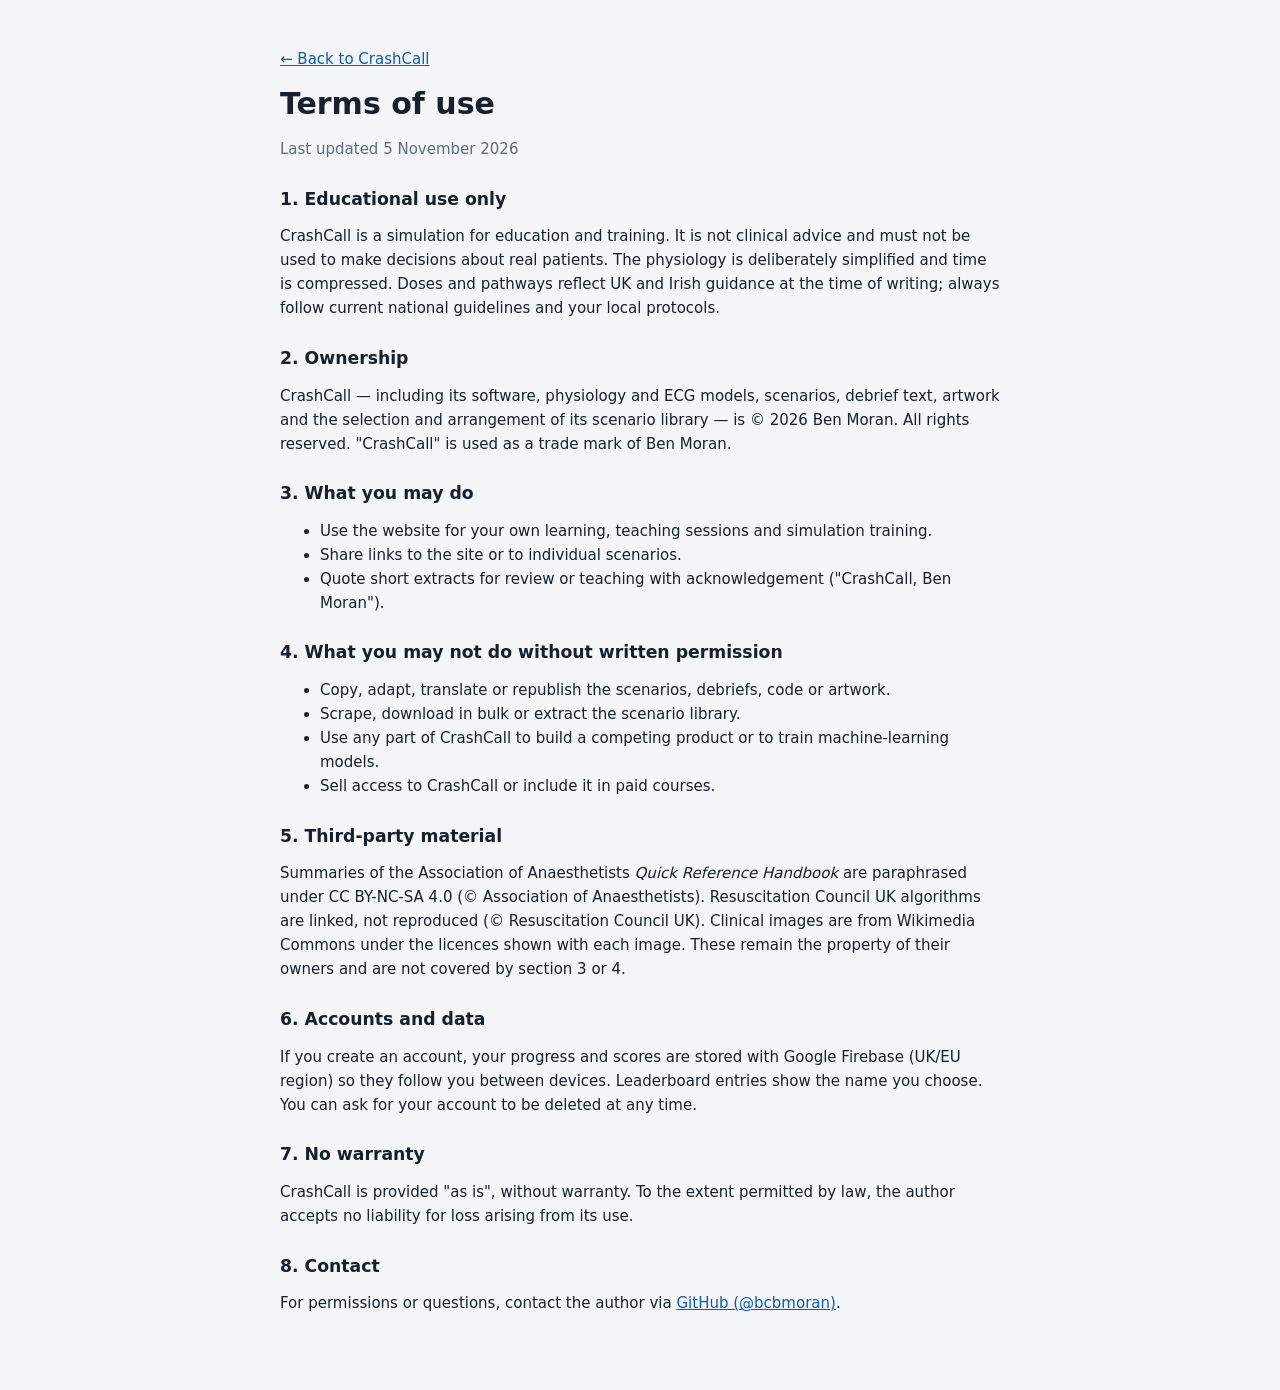
<file: terms.html>
<!doctype html>
<html lang="en-GB">
<head>
<meta charset="utf-8">
<meta name="viewport" content="width=device-width, initial-scale=1">
<title>Terms of use · CrashCall</title>
<link rel="stylesheet" href="style.css?v=20261105a">
<style>.terms{max-width:760px;margin:0 auto;padding:32px 20px 60px;line-height:1.6}.terms h1{margin-top:0}.terms h2{margin-top:1.6em;font-size:1.15rem}</style>
</head>
<body>
<main class="terms">
<p><a href="./">← Back to CrashCall</a></p>
<h1>Terms of use</h1>
<p class="muted">Last updated 5 November 2026</p>

<h2>1. Educational use only</h2>
<p>CrashCall is a simulation for education and training. It is not clinical advice and must not be used to make decisions about real patients. The physiology is deliberately simplified and time is compressed. Doses and pathways reflect UK and Irish guidance at the time of writing; always follow current national guidelines and your local protocols.</p>

<h2>2. Ownership</h2>
<p>CrashCall — including its software, physiology and ECG models, scenarios, debrief text, artwork and the selection and arrangement of its scenario library — is © 2026 Ben Moran. All rights reserved. "CrashCall" is used as a trade mark of Ben Moran.</p>

<h2>3. What you may do</h2>
<ul>
<li>Use the website for your own learning, teaching sessions and simulation training.</li>
<li>Share links to the site or to individual scenarios.</li>
<li>Quote short extracts for review or teaching with acknowledgement ("CrashCall, Ben Moran").</li>
</ul>

<h2>4. What you may not do without written permission</h2>
<ul>
<li>Copy, adapt, translate or republish the scenarios, debriefs, code or artwork.</li>
<li>Scrape, download in bulk or extract the scenario library.</li>
<li>Use any part of CrashCall to build a competing product or to train machine-learning models.</li>
<li>Sell access to CrashCall or include it in paid courses.</li>
</ul>

<h2>5. Third-party material</h2>
<p>Summaries of the Association of Anaesthetists <em>Quick Reference Handbook</em> are paraphrased under CC BY-NC-SA 4.0 (© Association of Anaesthetists). Resuscitation Council UK algorithms are linked, not reproduced (© Resuscitation Council UK). Clinical images are from Wikimedia Commons under the licences shown with each image. These remain the property of their owners and are not covered by section 3 or 4.</p>

<h2>6. Accounts and data</h2>
<p>If you create an account, your progress and scores are stored with Google Firebase (UK/EU region) so they follow you between devices. Leaderboard entries show the name you choose. You can ask for your account to be deleted at any time.</p>

<h2>7. No warranty</h2>
<p>CrashCall is provided "as is", without warranty. To the extent permitted by law, the author accepts no liability for loss arising from its use.</p>

<h2>8. Contact</h2>
<p>For permissions or questions, contact the author via <a href="https://github.com/bcbmoran" target="_blank" rel="noopener">GitHub (@bcbmoran)</a>.</p>
</main>
</body>
</html>
</file>
<file: style.css>
/* CrashCall — © 2026 Ben Moran. All rights reserved. No copying, modification or redistribution without written permission. */
:root {
  --bg: #f3f5f8; --surface: #ffffff; --surface2: #eef1f5; --text: #17202b; --muted: #5d6b7a; --border: #d8dee6;
  --accent: #0b5cad; --accent-2: #e8f1fb; --good: #1e8a4c; --bad: #c62828; --warn: #b26a00; --hintc: #7a4cc2;
  --tag-em: #c0392b; --tag-icu: #1f6fb2; --tag-an: #2b8a6e;
  --sch-box: #eef3fa; --sch-stroke: #34495e; --sch-cause: #fde7e3; --sch-end: #f5e1f2; --sch-rx: #1e8a4c; --sch-rx-bg: #e6f5ec;
  --shadow: 0 1px 2px rgba(0,0,0,.05), 0 4px 16px rgba(20,40,70,.06);
  --radius: 12px;
  color-scheme: light;
}
@media (prefers-color-scheme: dark) {
  :root:not([data-theme="light"]) {
    --bg: #0e1319; --surface: #161d26; --surface2: #1d2631; --text: #e6edf3; --muted: #93a1b0; --border: #2a3542;
    --accent: #4d9be6; --accent-2: #17283b; --good: #43c07a; --bad: #ff6b6b; --warn: #f0a63a; --hintc: #b493f0;
    --sch-box: #1d2a39; --sch-stroke: #b9c6d4; --sch-cause: #3a2420; --sch-end: #34223a; --sch-rx: #43c07a; --sch-rx-bg: #173325;
    color-scheme: dark;
  }
}
:root[data-theme="dark"] {
  --bg: #0e1319; --surface: #161d26; --surface2: #1d2631; --text: #e6edf3; --muted: #93a1b0; --border: #2a3542;
  --accent: #4d9be6; --accent-2: #17283b; --good: #43c07a; --bad: #ff6b6b; --warn: #f0a63a; --hintc: #b493f0;
  --sch-box: #1d2a39; --sch-stroke: #b9c6d4; --sch-cause: #3a2420; --sch-end: #34223a; --sch-rx: #43c07a; --sch-rx-bg: #173325;
  color-scheme: dark;
}
* { box-sizing: border-box; }
html, body { margin: 0; background: var(--bg); color: var(--text); font: 15px/1.45 system-ui, -apple-system, "Segoe UI", Roboto, sans-serif; }
h1, h2, h3 { margin: 0 0 .4em; line-height: 1.2; }
h3 { font-size: .95rem; text-transform: uppercase; letter-spacing: .04em; color: var(--muted); }
.muted { color: var(--muted); } .small { font-size: .85rem; }
a { color: var(--accent); }
.screen { display: none; } .screen.active { display: block; }

.btn { appearance: none; border: 1px solid var(--border); background: var(--surface); color: var(--text); padding: .5em .9em; border-radius: 9px; font: inherit; font-weight: 600; cursor: pointer; text-decoration: none; display: inline-flex; align-items: center; gap: .35em; transition: background .15s, border-color .15s, transform .05s; }
.btn:hover { border-color: var(--accent); }
.btn:active { transform: translateY(1px); }
.btn.primary { background: var(--accent); color: #fff; border-color: var(--accent); }
.btn.danger { color: var(--bad); }
.btn.hint { color: var(--hintc); border-color: color-mix(in srgb, var(--hintc) 40%, var(--border)); }
.btn.ghost { background: transparent; }
.btn.big { font-size: 1.05rem; padding: .7em 1.4em; }
.btn.sm { padding: .25em .55em; font-size: .85rem; border-radius: 7px; }
.btn:disabled { opacity: .45; cursor: not-allowed; }
.btn:focus-visible, button:focus-visible { outline: 3px solid color-mix(in srgb, var(--accent) 50%, transparent); outline-offset: 1px; }
.tag { display: inline-block; padding: .12em .55em; border-radius: 999px; font-size: .75rem; font-weight: 700; color: #fff; background: var(--muted); letter-spacing: .02em; }
.tag.Tutorial { background: var(--hintc); }
.tag.Paeds { background: #c2185b; }
.tag.EM { background: var(--tag-em); } .tag.ICU { background: var(--tag-icu); } .tag.Anaes { background: var(--tag-an); }

/* ---------- Home ---------- */
.home-head { display: flex; justify-content: space-between; align-items: center; padding: 16px 24px; max-width: 1200px; margin: 0 auto; }
.brand { display: flex; align-items: center; gap: 10px; font-weight: 800; font-size: 1.3rem; }
.hero { max-width: 1200px; margin: 0 auto; padding: 8px 24px 4px; }
.hero h1 { font-size: clamp(1.6rem, 3.5vw, 2.4rem); }
.hero p { max-width: 760px; color: var(--muted); font-size: 1.05rem; }
.modes { max-width: 1200px; margin: 18px auto; padding: 0 24px; display: grid; grid-template-columns: repeat(auto-fit, minmax(260px, 1fr)); gap: 14px; }
.mode-card { background: var(--surface); border: 1px solid var(--border); border-radius: var(--radius); padding: 18px; box-shadow: var(--shadow); }
.mode-card p { color: var(--muted); margin: 0 0 12px; }
.row-btns { display: flex; flex-wrap: wrap; gap: 8px; }
.library { max-width: 1200px; margin: 0 auto; padding: 12px 24px 24px; }
.lib-head { display: flex; flex-wrap: wrap; gap: 12px; justify-content: space-between; align-items: flex-end; margin-bottom: 12px; }
.filters { display: flex; flex-direction: column; gap: 6px; }
.chips { display: flex; flex-wrap: wrap; gap: 6px; }
.chip { border: 1px solid var(--border); background: var(--surface); color: var(--text); border-radius: 999px; padding: .25em .75em; font: inherit; font-size: .85rem; cursor: pointer; }
.chip.on { background: var(--accent); color: #fff; border-color: var(--accent); }
.grid { display: grid; grid-template-columns: repeat(auto-fill, minmax(270px, 1fr)); gap: 12px; }
.scn { background: var(--surface); border: 1px solid var(--border); border-radius: var(--radius); padding: 14px; cursor: pointer; text-align: left; font: inherit; color: inherit; display: flex; flex-direction: column; gap: 6px; box-shadow: var(--shadow); transition: border-color .15s, transform .1s; }
.scn:hover { border-color: var(--accent); transform: translateY(-1px); }
.scn h3 { color: var(--text); text-transform: none; letter-spacing: 0; font-size: 1.02rem; margin: 0; }
.scn p { margin: 0; color: var(--muted); font-size: .88rem; display: -webkit-box; -webkit-line-clamp: 3; -webkit-box-orient: vertical; overflow: hidden; }
.scn .meta { display: flex; gap: 6px; align-items: center; flex-wrap: wrap; font-size: .8rem; color: var(--muted); }
.diff { letter-spacing: 2px; color: var(--warn); }
.foot { max-width: 1200px; margin: 0 auto; padding: 8px 24px 40px; color: var(--muted); font-size: .85rem; }

/* ---------- Sim ---------- */
.topbar { position: sticky; top: 0; z-index: 20; display: flex; gap: 10px; align-items: center; justify-content: space-between; padding: 8px 14px; background: var(--surface); border-bottom: 1px solid var(--border); flex-wrap: wrap; }
.tb-title { display: flex; gap: 8px; align-items: center; font-weight: 700; min-width: 0; flex: 1; }
.tb-title #scnTitle { white-space: nowrap; overflow: hidden; text-overflow: ellipsis; }
.tb-right { display: flex; gap: 6px; align-items: center; flex-wrap: wrap; }
.stopwatch { font: 700 1.25rem/1 "SF Mono", ui-monospace, Menlo, Consolas, monospace; background: #0b0f14; color: #7dff9a; padding: .35em .6em; border-radius: 8px; min-width: 6.2em; text-align: center; }
.stopwatch.paused { color: #ffd166; }
.sim-grid { display: grid; grid-template-columns: minmax(0, 1fr) minmax(0, 1.05fr); gap: 12px; padding: 12px; max-width: 1500px; margin: 0 auto; }
.col-left, .col-right { display: flex; flex-direction: column; gap: 12px; min-width: 0; }
.card { background: var(--surface); border: 1px solid var(--border); border-radius: var(--radius); padding: 12px 14px; box-shadow: var(--shadow); }
.patient-card { padding: 0; overflow: hidden; }
.patient-view svg { width: 100%; height: auto; display: block; }
.pt-meta { padding: 8px 14px; font-size: .88rem; color: var(--muted); border-top: 1px solid var(--border); }
.stem-card p { margin: 0; }
.status-row { display: flex; justify-content: space-between; align-items: baseline; }
.bar { height: 10px; background: var(--surface2); border-radius: 99px; overflow: hidden; margin: 4px 0 8px; }
.bar > div { height: 100%; width: 0; background: linear-gradient(90deg, var(--warn), var(--good)); transition: width .25s; }
.targets { display: flex; gap: 6px; flex-wrap: wrap; }
.tgt { font-size: .8rem; padding: .15em .55em; border-radius: 99px; border: 1px solid var(--border); }
.tgt.ok { color: var(--good); border-color: color-mix(in srgb, var(--good) 45%, var(--border)); }
.tgt.no { color: var(--bad); border-color: color-mix(in srgb, var(--bad) 45%, var(--border)); }
.crit-count { margin-top: 6px; font-size: .85rem; color: var(--muted); }
.log { list-style: none; margin: 0; padding: 0; max-height: 240px; overflow: auto; font-size: .86rem; }
.log li { padding: 4px 0; border-bottom: 1px dashed var(--border); display: grid; grid-template-columns: 3.6em 1fr; gap: 6px; }
.log li .t { font-family: ui-monospace, Menlo, monospace; color: var(--muted); }
.log li.good { color: var(--good); } .log li.bad { color: var(--bad); } .log li.warn { color: var(--warn); } .log li.act { color: var(--text); font-weight: 600; } .log li.inv { color: var(--accent); }
.monitor-wrap { background: #000; border-radius: var(--radius); overflow: hidden; border: 6px solid #232a33; box-shadow: var(--shadow); }
#monitor { width: 100%; height: 300px; display: block; }
.pumps-card .pump { display: flex; align-items: center; gap: 8px; padding: 4px 0; border-bottom: 1px dashed var(--border); flex-wrap: wrap; }
.pump .nm { font-weight: 700; flex: 1; min-width: 120px; }
.pump input { width: 5.5em; }
.tabs { display: flex; gap: 2px; border-bottom: 1px solid var(--border); margin: -4px -6px 10px; overflow-x: auto; }
.tabs button { background: none; border: none; color: var(--muted); font: inherit; font-weight: 600; padding: .55em .8em; cursor: pointer; border-bottom: 3px solid transparent; white-space: nowrap; }
.tabs button.active { color: var(--accent); border-bottom-color: var(--accent); }
.tab-search { margin: 0 0 10px; }
.tab-search input { width: 100%; box-sizing: border-box; padding: .5em .75em; border: 1px solid var(--border); border-radius: 8px; background: var(--surface2); color: var(--text); font: inherit; }
.tab-search input:focus { outline: 2px solid var(--accent); outline-offset: 0; background: var(--surface); }
.srch-sec > h3 { font-size: .8rem; text-transform: uppercase; letter-spacing: .04em; color: var(--muted); margin: .6em 0 .2em; }
.tab-body { max-height: 520px; overflow: auto; padding-right: 4px; }
.grp { margin-bottom: 12px; }
.grp > h4 { margin: 0 0 6px; font-size: .82rem; text-transform: uppercase; letter-spacing: .05em; color: var(--muted); }
.drug { display: grid; grid-template-columns: minmax(130px, 1fr) auto; gap: 6px 10px; align-items: center; padding: 7px 0; border-bottom: 1px dashed var(--border); }
.drug .dn { font-weight: 650; display: flex; gap: 6px; align-items: center; }
.drug .info { cursor: help; border: 1px solid var(--border); border-radius: 50%; width: 1.25em; height: 1.25em; display: inline-grid; place-items: center; font-size: .72rem; color: var(--muted); background: none; padding: 0; }
.drug .ctl { display: flex; gap: 4px; flex-wrap: wrap; justify-content: flex-end; align-items: center; }
.drug .inf { display: inline-flex; gap: 4px; align-items: center; font-size: .82rem; color: var(--muted); }
.drug .inf input { width: 4.6em; }
.drug.running { background: color-mix(in srgb, var(--good) 8%, transparent); }
.drug .infotext { grid-column: 1 / -1; font-size: .82rem; color: var(--muted); display: none; }
.drug.show-info .infotext { display: block; }
input[type=number], select { font: inherit; padding: .25em .4em; border: 1px solid var(--border); border-radius: 7px; background: var(--surface); color: var(--text); }
.act-grid { display: grid; grid-template-columns: repeat(auto-fill, minmax(210px, 1fr)); gap: 6px; }
.act-grid .btn { justify-content: flex-start; text-align: left; font-weight: 550; font-size: .9rem; }
.act-grid .btn.done { border-color: color-mix(in srgb, var(--good) 55%, var(--border)); }
.vent { background: var(--surface2); border-radius: 10px; padding: 10px; margin-bottom: 12px; display: grid; grid-template-columns: repeat(auto-fit, minmax(150px, 1fr)); gap: 8px; }
.vent label { display: flex; flex-direction: column; gap: 2px; font-size: .82rem; color: var(--muted); }
.vent output { font-weight: 700; color: var(--text); }
.inv-list { display: grid; grid-template-columns: repeat(auto-fill, minmax(200px, 1fr)); gap: 6px; }
.results { margin-top: 12px; }
.results .btn { margin: 0 6px 6px 0; }
.exam dl { display: grid; grid-template-columns: 2em 1fr; gap: 6px 10px; margin: 0; }
.exam dt { font-weight: 800; color: var(--accent); }
.exam dd { margin: 0; }
.fluid-sum { font-size: .88rem; color: var(--muted); margin-top: 8px; }

.overlay { position: fixed; inset: 0; z-index: 40; display: grid; place-items: center; background: rgba(5,10,18,.62); backdrop-filter: blur(3px); padding: 16px; }
.overlay[hidden] { display: none; }
.brief-card { background: var(--surface); border-radius: 16px; padding: 24px; max-width: 620px; width: 100%; box-shadow: 0 20px 60px rgba(0,0,0,.35); }
.brief-card p { font-size: 1.02rem; }
.toasts { position: fixed; top: 12px; left: 50%; transform: translateX(-50%); display: flex; flex-direction: column-reverse; gap: 6px; z-index: 30; width: min(560px, calc(100% - 32px)); pointer-events: none; }
.toast { background: var(--surface); border: 1px solid var(--border); border-left: 5px solid var(--accent); border-radius: 10px; padding: 8px 12px; box-shadow: var(--shadow); font-size: .9rem; animation: tin .2s ease-out; }
.toast.good { border-left-color: var(--good); } .toast.bad { border-left-color: var(--bad); } .toast.warn { border-left-color: var(--warn); }
@keyframes tin { from { opacity: 0; transform: translateY(-8px); } }

.modal { position: fixed; inset: 0; z-index: 50; background: rgba(5,10,18,.6); display: grid; place-items: center; padding: 16px; }
.modal[hidden] { display: none; }
.modal-box { background: var(--surface); border-radius: 16px; width: min(980px, 100%); max-height: 92vh; display: flex; flex-direction: column; box-shadow: 0 20px 60px rgba(0,0,0,.35); }
.modal-head { display: flex; justify-content: space-between; align-items: center; padding: 14px 18px; border-bottom: 1px solid var(--border); }
.modal-head h2 { margin: 0; font-size: 1.15rem; }
.modal-body { padding: 16px 18px; overflow: auto; }
.img-svg { width: 100%; max-height: 62vh; display: block; background: #000; border-radius: 8px; }
.ecg-svg { background: #fff8f8; }
.img-wrap { display: grid; grid-template-columns: minmax(0, 1.4fr) minmax(0, 1fr); gap: 16px; align-items: start; }
.report { background: var(--surface2); border-radius: 10px; padding: 12px; font-size: .95rem; }
.report h4 { margin: 0 0 6px; }
.med { margin: 0; background: #000; border-radius: 10px; overflow: hidden; }
.med-img, .med-video { display: block; width: 100%; max-height: 60vh; object-fit: contain; background: #000; }
.med figcaption { background: var(--surface2); color: var(--muted); font-size: .78rem; padding: 8px 10px; line-height: 1.4; }
.med figcaption a { color: var(--accent); word-break: break-word; }
.no-img { background: var(--surface2); border: 1px dashed var(--border); border-radius: 10px; padding: 28px 16px; color: var(--muted); text-align: center; }
.us-wrap { display: flex; gap: 6px; background: #000; border-radius: 8px; padding: 6px; justify-content: center; }
.us-canvas { max-width: 100%; height: auto; image-rendering: auto; }
.us-mmode { width: 140px; }
.db-res details { border: 1px solid var(--border); border-radius: 10px; padding: 6px 10px; margin: 6px 0; }
.db-res summary { cursor: pointer; font-weight: 600; }
.db-res .img-wrap { margin-top: 8px; }
.view-tabs { display: flex; flex-wrap: wrap; gap: 6px; margin-bottom: 10px; }
.view-tabs .btn.on { background: var(--accent); color: #fff; border-color: var(--accent); }
table.labs { border-collapse: collapse; width: 100%; font-size: .92rem; }
table.labs td, table.labs th { padding: 4px 8px; border-bottom: 1px solid var(--border); text-align: left; }
table.labs tr.sec td { font-weight: 800; color: var(--accent); background: var(--surface2); }
table.labs td.v { font-family: ui-monospace, Menlo, monospace; font-weight: 700; }
table.labs td.hi, table.labs td.lo { color: var(--bad); }
.lab-cols { display: grid; grid-template-columns: repeat(auto-fit, minmax(300px, 1fr)); gap: 16px; }
.sch-svg { width: 100%; height: auto; display: block; }
.sch-t { font: 600 13px system-ui, sans-serif; fill: var(--text); }
.sch-small { font: 500 11px system-ui, sans-serif; fill: var(--muted); }
.sch-rx { font: 600 12px system-ui, sans-serif; fill: var(--sch-rx); }
.sch-warn { font: 700 12px system-ui, sans-serif; fill: var(--bad); }
table.prof { border-collapse: collapse; width: 100%; font-size: .88rem; }
table.prof th, table.prof td { border-bottom: 1px solid var(--border); padding: 6px 8px; text-align: left; }
table.prof tr.hl { background: color-mix(in srgb, var(--hintc) 14%, transparent); font-weight: 650; }
table.prof tr.now { background: var(--surface2); font-weight: 700; }
.debrief .banner { padding: 14px 16px; border-radius: 12px; font-weight: 800; font-size: 1.15rem; margin-bottom: 14px; display: flex; justify-content: space-between; flex-wrap: wrap; gap: 8px; }
.banner.win { background: color-mix(in srgb, var(--good) 15%, transparent); color: var(--good); }
.banner.lose { background: color-mix(in srgb, var(--bad) 14%, transparent); color: var(--bad); }
.debrief ul { padding-left: 1.2em; }
.debrief li.ok::marker { content: '✓  '; color: var(--good); }
.debrief li.miss::marker { content: '✗  '; color: var(--bad); }
.debrief li.harm::marker { content: '⚠  '; color: var(--warn); }
.stat-row { display: flex; gap: 10px; flex-wrap: wrap; margin-bottom: 12px; }
.stat { background: var(--surface2); border-radius: 10px; padding: 8px 12px; min-width: 110px; }
.stat b { display: block; font-size: 1.2rem; }
details summary { cursor: pointer; font-weight: 700; margin: 8px 0; }
.row-end { display: flex; gap: 8px; justify-content: flex-end; flex-wrap: wrap; margin-top: 14px; }

.coach { position: fixed; right: 16px; bottom: 16px; z-index: 45; width: min(390px, calc(100% - 32px)); background: var(--surface); border: 2px solid var(--hintc); border-radius: 14px; padding: 12px 14px; box-shadow: 0 10px 40px rgba(0,0,0,.25); }
.coach p { margin: 6px 0 10px; font-size: .92rem; }
.coach-top { display: flex; justify-content: space-between; align-items: center; gap: 8px; color: var(--hintc); }
.coach-btns { display: flex; justify-content: space-between; align-items: center; gap: 8px; }
.coach-hl { outline: 3px solid var(--hintc) !important; outline-offset: 3px; animation: coachPulse 1.4s ease-in-out infinite; }
@keyframes coachPulse { 50% { outline-color: transparent; } }
.mode-card.tut { border: 2px solid var(--hintc); }
.lb-form { display: flex; gap: 8px; align-items: center; flex-wrap: wrap; margin: 6px 0; }
.lb-form input, .lb-form select { font: inherit; padding: .4em .6em; border: 1px solid var(--border); border-radius: 8px; background: var(--surface); color: var(--text); min-width: 200px; max-width: 100%; }
.lb-box { margin: 4px 0 14px; padding: 10px 12px; border: 1px solid var(--border); border-radius: 12px; background: var(--surface2); }
.lb-box:empty { display: none; }
table.lb tr.me { background: color-mix(in srgb, var(--good) 14%, transparent); font-weight: 700; }
.blind-row { max-width: 1200px; margin: 10px auto 0; padding: 0 24px; }
.switch { display: inline-flex; gap: 8px; align-items: center; cursor: pointer; font-weight: 600; }
.switch input { width: 18px; height: 18px; accent-color: var(--accent); }
@media (max-width: 560px) { .blind-row { padding: 0 16px; } }
.qrh-card { border: 1px solid var(--border); border-radius: 10px; padding: 8px 12px; margin: 6px 0; background: var(--surface); }
.qrh-card summary { cursor: pointer; font-weight: 700; }
.qrh-card ul { margin: 8px 0; padding-left: 1.2em; }
.qrh-num { display: inline-block; min-width: 2.6em; color: #fff; background: #e65100; border-radius: 6px; padding: 0 .35em; font-size: .85em; text-align: center; margin-right: 4px; }
.qrh-sec { margin: 14px 0 4px; font-size: .82rem; text-transform: uppercase; letter-spacing: .05em; color: var(--muted); }
.als-bar { padding: 8px 12px; border-radius: 10px; margin-bottom: 10px; font-weight: 800; background: var(--surface2); color: var(--muted); }
.als-bar.on { background: color-mix(in srgb, var(--bad) 18%, transparent); color: var(--bad); animation: coachPulse 1s ease-in-out infinite; }
@keyframes breathe { 0%, 100% { transform: scale(1, 1); } 40% { transform: scale(1.025, 1.06); } }

@media (max-width: 980px) {
  .sim-grid { grid-template-columns: 1fr; padding: 8px; }
  .col-right { order: -1; }
  #monitor { height: 240px; }
  .img-wrap { grid-template-columns: 1fr; }
  .tab-body { max-height: none; }
}
@media (max-width: 560px) {
  .home-head, .hero, .modes, .library, .foot { padding-left: 16px; padding-right: 16px; }
  .topbar { padding: 6px 8px; }
  .tb-title { order: 3; flex-basis: 100%; font-size: .9rem; }
  .stopwatch { font-size: 1.05rem; min-width: 5.4em; }
  .btn { padding: .45em .65em; }
  #monitor { height: 300px; }
  .drug { grid-template-columns: 1fr; }
  .drug .ctl { justify-content: flex-start; }
}
@media (prefers-reduced-motion: reduce) { .chest { animation: none !important; } }

/* grade / difficulty selector */
.level-row { display: flex; flex-wrap: wrap; align-items: center; gap: 8px 12px; max-width: 1200px; margin: 14px auto 0; padding: 0 24px; box-sizing: border-box; }
.lv-lab { font-weight: 600; font-size: 14px; }
.seg { display: inline-flex; border: 1px solid var(--border); border-radius: 10px; overflow: hidden; flex-wrap: wrap; }
.seg button { border: 0; background: var(--surface); color: var(--text); padding: 7px 12px; font: inherit; font-size: 13px; cursor: pointer; border-right: 1px solid var(--border); }
.seg button:last-child { border-right: 0; }
.seg button.on { background: var(--accent); color: #fff; }
.seg button small { display: block; font-size: 11px; opacity: .8; }
.level-row p { flex-basis: 100%; margin: 0; }
.tag.lvl { background: transparent; border: 1px solid var(--border); color: var(--text); }
.tag.lvl.junior { border-color: #2e7d32; color: #2e7d32; } .tag.lvl.consultant { border-color: #b71c1c; color: #b71c1c; }
#briefStem { white-space: pre-line; }

/* RCUK 2025 algorithm links */
.rcuk-grid { display: grid; grid-template-columns: repeat(auto-fit, minmax(240px, 1fr)); gap: 14px; margin: 10px 0; }
.rcuk-set h3 { margin: 0 0 6px; }
.rcuk-set { display: flex; flex-direction: column; gap: 6px; }
.rcuk-link { display: flex; justify-content: space-between; align-items: center; gap: 8px; padding: 8px 10px; border: 1px solid var(--border); border-radius: 8px; background: var(--surface2); color: var(--text); text-decoration: none; }
.rcuk-link:hover { border-color: var(--accent); }
.rcuk-prac { display: flex; flex-wrap: wrap; gap: 4px; margin: -2px 0 4px 6px; }
.rcuk-prac .btn { font-size: .78rem; padding: 3px 8px; }

/* ---------- progress & account ---------- */
.prog h3 { margin: 1.1em 0 .4em; }
.prog-filter { display: flex; gap: .6em; align-items: center; justify-content: space-between; flex-wrap: wrap; margin: .4em 0 .8em; }
.prog-filter select { font: inherit; padding: .3em .5em; border-radius: 6px; border: 1px solid var(--border); background: var(--surface); color: var(--text); }
.prog-bars { display: grid; gap: .45em; }
.pbar { display: grid; grid-template-columns: 11em 1fr 3.5em; gap: .6em; align-items: center; }
.pbar-track { height: 10px; border-radius: 5px; background: var(--surface2); overflow: hidden; }
.pbar-fill { height: 100%; background: var(--accent); border-radius: 5px; }
.prog-rcuk { columns: 2; padding-left: 1.2em; margin: .3em 0; }
.prog-rcuk li { color: var(--muted); }
.prog-rcuk li.ok { color: var(--good); list-style: '✓  '; }
.prog-rcuk li.part { color: var(--warn); list-style: '◐  '; }
.prog-gaps li { margin: .25em 0; }
.prog-table { width: 100%; border-collapse: collapse; font-size: .9rem; margin: .3em 0 .8em; }
.prog-table th, .prog-table td { text-align: left; padding: .35em .5em; border-bottom: 1px solid var(--border); }
.prog-table td.ok { color: var(--good); } .prog-table td.miss { color: var(--bad); }
.prog-todo { display: flex; flex-wrap: wrap; gap: .35em; margin-top: .5em; }
.acct { max-width: 420px; }
.acct-google { width: 100%; justify-content: center; gap: .6em; display: inline-flex; align-items: center; }
.acct-or { display: flex; align-items: center; gap: .6em; color: var(--muted); font-size: .85rem; margin: .9em 0; }
.acct-or::before, .acct-or::after { content: ''; flex: 1; border-top: 1px solid var(--border); }
.acct-form { display: grid; gap: .6em; }
.acct-form label { display: grid; gap: .2em; font-size: .9rem; }
.acct-form input { font: inherit; padding: .5em .65em; border: 1px solid var(--border); border-radius: 8px; background: var(--surface); color: var(--text); }
.acct-msg { min-height: 1.2em; color: var(--good); } .acct-msg.bad { color: var(--bad); }
.acct-privacy { border-top: 1px solid var(--border); padding-top: .7em; }
.acct-danger { margin-top: 1.2em; } .acct-danger summary { color: var(--bad); cursor: pointer; }
@media (max-width: 600px) { .pbar { grid-template-columns: 7.5em 1fr 3em; } .prog-rcuk { columns: 1; } .prog-table { font-size: .8rem; } }
.adm-users tbody tr { cursor: pointer; } .adm-users tbody tr:hover { background: var(--accent-2); }
.admin .seg button { font-size: .9rem; }
[hidden] { display: none !important; }
.guest-banner { background: var(--accent-2); border: 1px solid var(--border); border-radius: 10px; padding: .7em 1em; margin: 0 0 1em; font-size: .95rem; }
.scn.locked { opacity: .62; } .scn.locked:hover { opacity: .85; }
.lock-tag, .free-tag { font-size: .75rem; font-weight: 600; border-radius: 6px; padding: .1em .45em; }
.lock-tag { background: var(--surface2); color: var(--muted); } .free-tag { background: var(--sch-rx-bg); color: var(--good); }
.lock-box { max-width: 560px; }
.lib-search { display: flex; align-items: center; gap: .6em; }
.lib-search input { flex: 1; min-width: min(340px, 80vw); padding: .55em .8em; border: 1px solid var(--border); border-radius: 8px; background: var(--surface); color: var(--text); font: inherit; }
.lib-search input:focus { outline: 2px solid var(--accent); outline-offset: 0; }
/* ---- Routine anaesthesia (Anaesthetic tab) ---- */
.ga-phases { display: flex; flex-wrap: wrap; gap: 4px; margin-bottom: .6em; }
.ga-phases span { flex: 1 1 auto; text-align: center; font-size: .75rem; font-weight: 600; padding: .35em .5em; border-radius: 6px; background: var(--surface2); color: var(--muted); border: 1px solid var(--border); }
.ga-phases span.done { color: var(--good); border-color: color-mix(in srgb, var(--good) 45%, var(--border)); }
.ga-phases span.on { background: var(--accent); color: #fff; border-color: var(--accent); }
.ga-steps { margin: 0 0 .7em; font-size: .85rem; border: 1px solid var(--border); border-radius: 8px; padding: .4em .7em; background: var(--surface2); }
.ga-steps summary { cursor: pointer; font-weight: 600; }
.ga-steps ol { margin: .4em 0 .2em 1.2em; padding: 0; columns: 2 260px; column-gap: 2em; }
.ga-steps li { margin: .12em 0; break-inside: avoid; }
.ga-steps li.ok { color: var(--good); text-decoration: line-through; text-decoration-color: color-mix(in srgb, var(--good) 50%, transparent); }
.ga-readouts { display: grid; grid-template-columns: repeat(auto-fill, minmax(118px, 1fr)); gap: 6px; margin-bottom: .7em; }
.ga-rd { display: flex; flex-direction: column; padding: .4em .55em; border-radius: 8px; border: 1px solid var(--border); background: #05070a; color: #e8f0f6; }
.ga-rd span { font-size: .68rem; color: #9fb0bf; text-transform: uppercase; letter-spacing: .03em; }
.ga-rd b { font-family: "SF Mono", ui-monospace, Menlo, Consolas, monospace; font-size: 1.02rem; }
.ga-rd.warn { border-color: var(--warn); }
.ga-rd.warn b { color: var(--warn); }
.ga-machine { display: grid; grid-template-columns: repeat(auto-fit, minmax(190px, 1fr)); gap: .5em 1.2em; }
.ga-machine label { display: flex; flex-direction: column; gap: 2px; font-size: .82rem; color: var(--muted); }
.ga-machine output { color: var(--text); font-weight: 700; }
.ga-tci { display: grid; grid-template-columns: repeat(auto-fit, minmax(240px, 1fr)); gap: .6em; }
.ga-pump { display: flex; flex-wrap: wrap; align-items: center; gap: .4em .6em; padding: .55em .7em; border: 1px solid var(--border); border-radius: 8px; background: var(--surface2); }
.ga-pump b { width: 100%; }
.ga-pump input[type=number] { width: 4.5em; padding: .25em .35em; border: 1px solid var(--border); border-radius: 6px; background: var(--surface); color: var(--text); font: inherit; }
.ga-pump select { padding: .25em .35em; border: 1px solid var(--border); border-radius: 6px; background: var(--surface); color: var(--text); font: inherit; }
.brief-mode { display: flex; flex-wrap: wrap; align-items: center; gap: .5em; margin: .2em 0 .8em; }
.declare-btn { margin: .4em 0 .2em; width: 100%; font-weight: 600; border-color: var(--accent); color: var(--accent); }
.act-grid .btn.primary-act { border-color: var(--accent); box-shadow: inset 3px 0 0 var(--accent); }
.xstage { margin: -2px 0 8px; }

/* vascular access */
.clines { display: flex; flex-wrap: wrap; gap: 6px 12px; margin: 2px 0 8px; font-size: .9em; }
.cline { display: inline-flex; align-items: center; gap: 5px; }
.cbadge { display: inline-block; min-width: 30px; padding: 1px 5px; border-radius: 4px; font-size: .78em; font-weight: 700; color: #1a1a1a; text-align: center; border: 1px solid rgba(0,0,0,.25); }
.act-grid.gauges { margin-top: 4px; }
.btn.gauge { display: inline-flex; align-items: center; gap: 6px; }

/* scenario feedback (debrief) */
.fb-box { margin: 14px 0 6px; padding: 8px 12px; border: 1px solid var(--line, #d6dbe1); border-radius: 10px; }
.fb-box summary { cursor: pointer; font-weight: 600; }
.fb-stars { display: flex; align-items: center; gap: 2px; margin: 6px 0; }
.fb-star { background: none; border: 0; font-size: 1.5em; line-height: 1; cursor: pointer; color: #c9ced4; padding: 0 2px; }
.fb-star.on { color: #f2b01e; }
.fb-tags { display: flex; flex-wrap: wrap; gap: 6px; margin: 6px 0 8px; }
.fb-tags .chip { display: inline-flex; align-items: center; gap: 4px; font-size: .85em; padding: 3px 8px; border: 1px solid var(--line, #d6dbe1); border-radius: 999px; cursor: pointer; }
.fb-box textarea { width: 100%; box-sizing: border-box; font: inherit; padding: 8px; border-radius: 8px; border: 1px solid var(--line, #d6dbe1); background: transparent; color: inherit; }
.fb-box .ok-msg { color: #2fa84f; font-weight: 600; margin: 6px 0; }

/* scenario announcements — centred, prominent; clicks pass through to the page (only × is clickable) */
.announce { position: fixed; top: 50%; left: 50%; transform: translate(-50%, -50%); z-index: 40; width: min(620px, calc(100% - 32px)); display: flex; flex-direction: column; gap: 10px; pointer-events: none; }
.ann { pointer-events: none; background: var(--surface); color: var(--text, inherit); border: 2px solid var(--accent); border-radius: 14px; padding: 14px 18px 16px; box-shadow: 0 18px 50px rgba(0,0,0,.35), 0 0 0 9999px rgba(0,0,0,.0); animation: annIn .22s ease-out; }
.ann-k { display: flex; justify-content: space-between; align-items: center; font-size: .78rem; font-weight: 800; letter-spacing: .06em; text-transform: uppercase; color: var(--accent); margin-bottom: 4px; }
.ann-t { font-size: 1.15rem; font-weight: 600; line-height: 1.4; }
.ann-x { pointer-events: auto; background: none; border: 0; font-size: 1.4rem; line-height: 1; color: inherit; cursor: pointer; padding: 0 2px; opacity: .7; }
.ann.bad { border-color: var(--bad); background: color-mix(in srgb, var(--bad) 10%, var(--surface)); animation: annIn .22s ease-out, annPulse 1.1s ease-in-out 2; }
.ann.bad .ann-k { color: var(--bad); }
.ann.warn { border-color: var(--warn); background: color-mix(in srgb, var(--warn) 10%, var(--surface)); } .ann.warn .ann-k { color: var(--warn); }
.ann.good { border-color: var(--good); background: color-mix(in srgb, var(--good) 9%, var(--surface)); } .ann.good .ann-k { color: var(--good); }
.ann + .ann { opacity: .82; transform: scale(.97); }
.ann.out { opacity: 0; transition: opacity .3s; }
@keyframes annIn { from { opacity: 0; transform: translateY(10px) scale(.96); } to { opacity: 1; transform: none; } }
@keyframes annPulse { 50% { box-shadow: 0 18px 50px rgba(0,0,0,.35), 0 0 0 6px color-mix(in srgb, var(--bad) 35%, transparent); } }
@media (max-width: 640px) { .ann-t { font-size: 1.02rem; } }

/* ongoing output card */
.out-card .out-row { display: grid; grid-template-columns: 1fr auto; gap: 0 10px; align-items: baseline; padding: 6px 0; border-bottom: 1px dashed var(--border); }
.out-card .out-row > span:first-child { font-weight: 600; }
.out-card .out-row > .small, .out-card .out-row > .btn { grid-column: 1 / -1; justify-self: start; }
.out-card .out-row b { font-size: 1.15rem; font-variant-numeric: tabular-nums; }
.out-card .out-row b.ok { color: var(--good); } .out-card .out-row b.warn { color: var(--warn); } .out-card .out-row b.bad { color: var(--bad); }
.out-card .out-row .btn { margin-top: 4px; }
.out-card .out-note { margin: 6px 0 0; }

/* standard ventilator panel */
.vent-std .vent-modes { margin-bottom: 8px; }
.vent-std .vent label select { margin-left: 6px; }
.vent-readouts { display: grid; grid-template-columns: repeat(auto-fit, minmax(130px, 1fr)); gap: 6px; margin: 8px 0 4px; }
.vent-rd { background: var(--surface2); border-radius: 8px; padding: 5px 8px; display: flex; flex-direction: column; }
.vent-rd span { font-size: .75rem; color: var(--muted, #6b7280); } .vent-rd b { font-variant-numeric: tabular-nums; }
.vent-rd.warn b { color: var(--warn); }

/* anaesthetic checklist card (left column) */
.ga-check-card .ga-phases { margin: 4px 0 8px; }
.ga-checklist { margin: 0; padding-left: 20px; font-size: .88rem; line-height: 1.45; }
.ga-checklist li { padding: 1px 0; }
.ga-checklist.live li.ok { color: var(--good); }
.ga-checklist.live li.ok { text-decoration: line-through; text-decoration-color: color-mix(in srgb, var(--good) 50%, transparent); }
.ga-model-note { width: 100%; }

/* capnography guide & debrief */
.capno-guide .capno-annot { display: block; margin: 6px 0 8px; }
.capno-phases { margin: 6px 0 12px; padding-left: 18px; line-height: 1.5; }
.capno-grid { display: grid; grid-template-columns: repeat(auto-fill, minmax(280px, 1fr)); gap: 10px; }
.capno-card { border: 1px solid var(--border); border-radius: 10px; padding: 8px 10px; background: var(--surface2); }
.capno-card .capno-svg { width: 100%; height: auto; display: block; margin: 4px 0; }
.capno-card p { margin: 4px 0; }
.capno-db { display: flex; flex-direction: column; gap: 8px; }
.capno-db-row { display: flex; gap: 10px; align-items: center; }
.capno-db-row .capno-svg { flex: 0 0 auto; }
.fluid-row select, .fluid-running select { max-width: 13.5em; font-size: .82rem; padding: 3px 4px; }
.fluid-running { border: 1px solid color-mix(in srgb, var(--good) 40%, transparent); border-radius: 8px; padding: 4px 8px; margin-bottom: 8px; }
.abp-guide h3 { margin: 14px 0 6px; }
.abp-guide ul { padding-left: 18px; }
.abp-grid { display: grid; grid-template-columns: repeat(auto-fit, minmax(230px, 1fr)); gap: 10px; }
.abp-card { border: 1px solid var(--border); border-radius: 8px; padding: 8px; }
.abp-card p { margin: 6px 0 0; }
.abp-now { background: color-mix(in srgb, #ff4d4d 10%, transparent); border-left: 3px solid #ff4d4d; padding: 8px 10px; border-radius: 6px; margin-bottom: 8px; }
.gas-wrap { margin-top: 8px; }
.gas-title { font-size: .72rem; color: #9aa4b2; background: #05070a; padding: 4px 8px 0; letter-spacing: .02em; }
#gasMonitor { width: 100%; height: 230px; display: block; }
@media (max-width: 700px) { #gasMonitor { height: 200px; } }
.ga-mode .btn.on { background: var(--accent, #2563eb); color: #fff; border-color: transparent; }
.prog-review summary { cursor: pointer; color: var(--accent, #2563eb); font-size: .85rem; }
.prog-review ul { margin: 6px 0; padding-left: 0; list-style: none; font-size: .82rem; min-width: 220px; }
.prog-review li.ok { color: var(--good, #15803d); }
.prog-review li.miss { color: var(--bad, #b91c1c); }
.scn { position: relative; }
.done-badge { position: absolute; top: 8px; right: 8px; width: 22px; height: 22px; border-radius: 6px; display: grid; place-items: center; font-size: 13px; font-weight: 800; line-height: 1; border: 2px solid; }
.done-badge.win { background: var(--good, #15803d); border-color: var(--good, #15803d); color: #fff; }
.done-badge.tried { background: transparent; border-color: var(--muted, #8a94a3); color: var(--muted, #8a94a3); }
.scn .meta:first-child { padding-right: 26px; }
.lib-sec { grid-column: 1 / -1; margin: 14px 0 2px; font-size: 1rem; border-bottom: 1px solid var(--border); padding-bottom: 4px; }
.lib-sec:first-child { margin-top: 0; }
.rand-seg { margin: 4px 0 10px; }
.cert-box { border: 1px solid var(--border); border-left: 4px solid #b8892d; border-radius: 8px; padding: 10px 12px; margin: 10px 0; }
.cert-box p { margin: 4px 0 8px; }
.cert-row { display: flex; align-items: center; gap: 8px; margin: 6px 0 8px; flex-wrap: wrap; }
.cert-row label { display: flex; gap: 8px; align-items: center; font-size: .9rem; flex-wrap: wrap; }
.cert-row input { padding: 5px 8px; border: 1px solid var(--border); border-radius: 6px; min-width: 220px; font: inherit; background: var(--surface); color: var(--text); }
.cert-list { list-style: none; padding: 0; margin: 6px 0; }
.cert-list li { padding: 4px 0; border-bottom: 1px dashed var(--border); }
</file>
